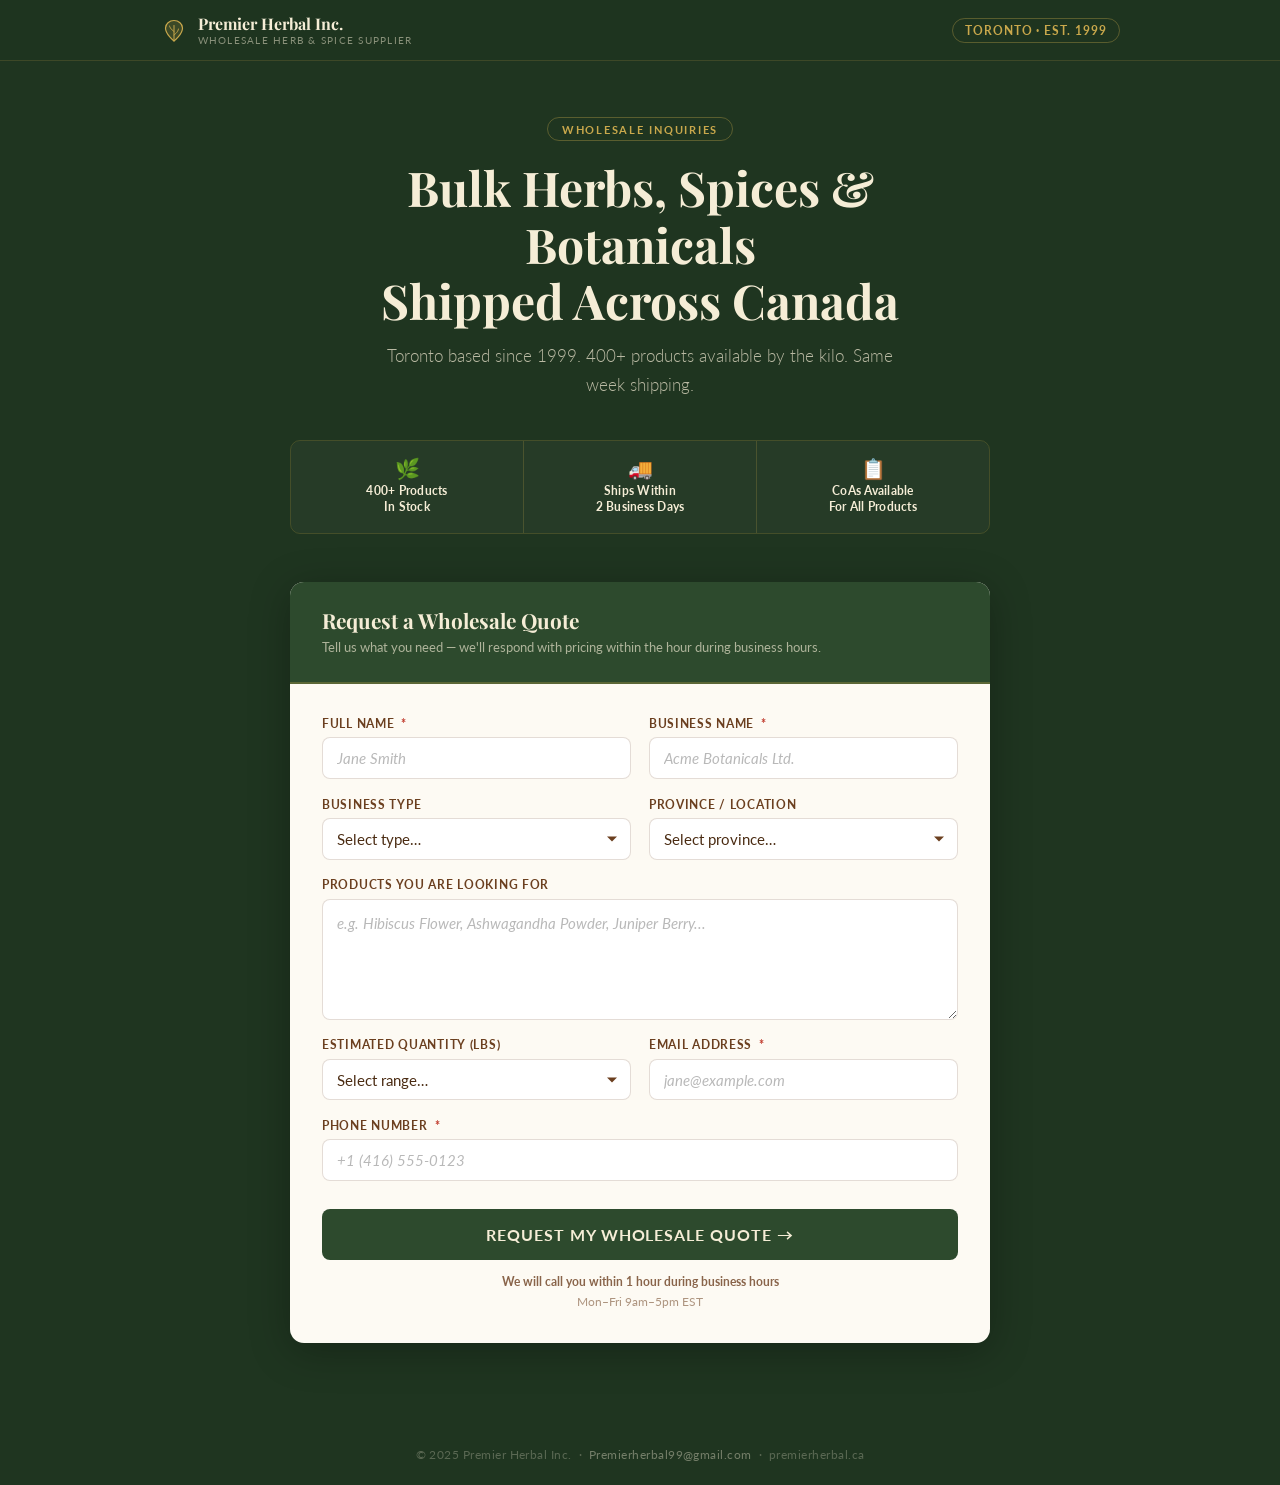
<file: wholesale/index.html>
<!DOCTYPE html>
<html lang="en">
<head>
  <meta charset="UTF-8" />
  <meta name="viewport" content="width=device-width, initial-scale=1.0" />
  <title>Wholesale Herb &amp; Spice Supplier — Premier Herbal Inc.</title>
  <meta name="description" content="Toronto-based bulk herb supplier since 1999. 400+ herbs, spices and botanicals shipped across Canada. Request a wholesale quote today." />

  <link rel="preconnect" href="https://fonts.googleapis.com" />
  <link rel="preconnect" href="https://fonts.gstatic.com" crossorigin />
  <link href="https://fonts.googleapis.com/css2?family=Playfair+Display:ital,wght@0,400;0,600;0,700;1,400&family=Lato:wght@300;400;700&display=swap" rel="stylesheet" />

  <style>
    *, *::before, *::after { box-sizing: border-box; margin: 0; padding: 0; }

    :root {
      --green:      #2D4A2D;
      --green-dark: #1f3520;
      --green-mid:  #3a5e3a;
      --cream:      #F5EDD6;
      --brown:      #6B3F1F;
      --brown-dark: #4a2b12;
      --gold:       #C9A84C;
      --off-white:  #FDFAF3;
      --font-heading: 'Playfair Display', Georgia, serif;
      --font-body:    'Lato', system-ui, sans-serif;
      --radius:     8px;
      --shadow:     0 8px 40px rgba(0,0,0,0.28);
    }

    html { scroll-behavior: smooth; }

    body {
      font-family: var(--font-body);
      background: var(--green-dark);
      color: var(--cream);
      min-height: 100vh;
    }

    /* ── Header ──────────────────────────────── */
    .site-header {
      background: rgba(31, 53, 32, 0.96);
      backdrop-filter: blur(8px);
      border-bottom: 1px solid rgba(201, 168, 76, 0.18);
      padding: 0.9rem 1.5rem;
      position: sticky;
      top: 0;
      z-index: 100;
    }

    .site-header__inner {
      max-width: 960px;
      margin: 0 auto;
      display: flex;
      align-items: center;
      justify-content: space-between;
      gap: 1rem;
    }

    .site-header__brand {
      display: flex;
      align-items: center;
      gap: 0.6rem;
      text-decoration: none;
    }

    .site-header__leaf {
      width: 28px;
      height: 28px;
      flex-shrink: 0;
    }

    .site-header__name {
      font-family: var(--font-heading);
      font-size: 1rem;
      font-weight: 700;
      color: var(--cream);
      line-height: 1.2;
    }

    .site-header__name span {
      display: block;
      font-family: var(--font-body);
      font-size: 0.65rem;
      font-weight: 400;
      letter-spacing: 0.12em;
      text-transform: uppercase;
      color: rgba(245,237,214,0.5);
    }

    .site-header__tag {
      font-size: 0.75rem;
      font-weight: 700;
      letter-spacing: 0.08em;
      text-transform: uppercase;
      color: var(--gold);
      border: 1px solid rgba(201,168,76,0.35);
      border-radius: 50px;
      padding: 0.25rem 0.75rem;
      white-space: nowrap;
    }

    /* ── Hero ────────────────────────────────── */
    .hero {
      padding: 3.5rem 1.5rem 0;
      text-align: center;
    }

    .hero__inner {
      max-width: 700px;
      margin: 0 auto;
    }

    .hero__eyebrow {
      display: inline-block;
      font-size: 0.68rem;
      font-weight: 700;
      letter-spacing: 0.16em;
      text-transform: uppercase;
      color: var(--gold);
      border: 1px solid rgba(201,168,76,0.35);
      border-radius: 50px;
      padding: 0.28rem 0.85rem;
      margin-bottom: 1.1rem;
    }

    .hero__heading {
      font-family: var(--font-heading);
      font-size: clamp(2rem, 5vw, 3rem);
      font-weight: 700;
      line-height: 1.18;
      color: var(--cream);
      margin-bottom: 0.85rem;
    }

    .hero__sub {
      font-size: 1.05rem;
      font-weight: 300;
      line-height: 1.7;
      color: rgba(245,237,214,0.72);
      max-width: 540px;
      margin: 0 auto 2.5rem;
    }

    /* ── Trust badges ────────────────────────── */
    .trust {
      display: flex;
      justify-content: center;
      gap: 0;
      max-width: 700px;
      margin: 0 auto 3rem;
      border: 1px solid rgba(201,168,76,0.22);
      border-radius: 10px;
      overflow: hidden;
    }

    .trust__item {
      flex: 1;
      display: flex;
      flex-direction: column;
      align-items: center;
      gap: 0.3rem;
      padding: 1.1rem 1rem;
      background: rgba(255,255,255,0.03);
      border-right: 1px solid rgba(201,168,76,0.22);
      text-align: center;
    }

    .trust__item:last-child { border-right: none; }

    .trust__icon { font-size: 1.25rem; line-height: 1; }

    .trust__label {
      font-size: 0.78rem;
      font-weight: 700;
      color: var(--cream);
      letter-spacing: 0.02em;
      line-height: 1.3;
    }

    /* ── Form section ────────────────────────── */
    .form-section {
      padding: 0 1.5rem 5rem;
    }

    .form-wrap {
      max-width: 700px;
      margin: 0 auto;
      background: var(--off-white);
      border-radius: 14px;
      box-shadow: var(--shadow);
      overflow: hidden;
    }

    .form-wrap__header {
      background: var(--green);
      padding: 1.5rem 2rem;
      border-bottom: 2px solid rgba(201,168,76,0.3);
    }

    .form-wrap__title {
      font-family: var(--font-heading);
      font-size: 1.3rem;
      font-weight: 700;
      color: var(--cream);
      margin-bottom: 0.25rem;
    }

    .form-wrap__sub {
      font-size: 0.83rem;
      color: rgba(245,237,214,0.65);
      line-height: 1.5;
    }

    .form-body {
      padding: 2rem;
    }

    /* ── Form fields ─────────────────────────── */
    .form-row {
      display: grid;
      grid-template-columns: 1fr 1fr;
      gap: 1.1rem;
    }

    .form-group {
      display: flex;
      flex-direction: column;
      gap: 0.4rem;
      margin-bottom: 1.1rem;
    }

    .form-group:last-of-type { margin-bottom: 0; }

    .form-group--full { grid-column: 1 / -1; }

    label {
      font-size: 0.75rem;
      font-weight: 700;
      letter-spacing: 0.06em;
      text-transform: uppercase;
      color: var(--brown);
    }

    label .req {
      color: #c0392b;
      margin-left: 0.2rem;
    }

    input, select, textarea {
      font-family: var(--font-body);
      font-size: 0.95rem;
      color: var(--brown-dark);
      background: #fff;
      border: 1.5px solid rgba(107,63,31,0.18);
      border-radius: var(--radius);
      padding: 0.68rem 0.9rem;
      width: 100%;
      transition: border-color 0.18s, box-shadow 0.18s;
      -webkit-appearance: none;
      appearance: none;
    }

    input::placeholder, textarea::placeholder {
      color: rgba(0,0,0,0.28);
      font-style: italic;
    }

    input:focus, select:focus, textarea:focus {
      outline: none;
      border-color: var(--green);
      box-shadow: 0 0 0 3px rgba(45,74,45,0.13);
    }

    input.error, select.error, textarea.error {
      border-color: #c0392b;
      box-shadow: 0 0 0 3px rgba(192,57,43,0.1);
    }

    .field-error {
      font-size: 0.73rem;
      color: #c0392b;
      margin-top: 0.15rem;
      display: none;
    }

    .field-error.visible { display: block; }

    textarea {
      resize: vertical;
      min-height: 100px;
      line-height: 1.6;
    }

    .select-wrap {
      position: relative;
    }

    .select-wrap::after {
      content: '';
      position: absolute;
      right: 0.9rem;
      top: 50%;
      transform: translateY(-50%);
      border-left: 5px solid transparent;
      border-right: 5px solid transparent;
      border-top: 5px solid var(--brown);
      pointer-events: none;
    }

    select { cursor: pointer; padding-right: 2.25rem; }

    /* ── Submit ──────────────────────────────── */
    .form-footer {
      margin-top: 1.75rem;
      display: flex;
      flex-direction: column;
      align-items: stretch;
      gap: 0.75rem;
    }

    .submit-btn {
      width: 100%;
      padding: 1rem 1.5rem;
      background: var(--green);
      color: var(--cream);
      font-family: var(--font-body);
      font-size: 1rem;
      font-weight: 700;
      letter-spacing: 0.06em;
      text-transform: uppercase;
      border: none;
      border-radius: var(--radius);
      cursor: pointer;
      transition: background 0.18s, transform 0.15s, box-shadow 0.15s;
      position: relative;
    }

    .submit-btn:hover:not(:disabled) {
      background: var(--green-dark);
      transform: translateY(-1px);
      box-shadow: 0 5px 20px rgba(45,74,45,0.35);
    }

    .submit-btn:active:not(:disabled) { transform: none; }

    .submit-btn:disabled {
      opacity: 0.65;
      cursor: not-allowed;
    }

    .submit-note {
      text-align: center;
      font-size: 0.78rem;
      color: rgba(107,63,31,0.55);
      line-height: 1.55;
    }

    .submit-note strong { color: rgba(107,63,31,0.8); }

    /* ── Thank you state ─────────────────────── */
    .thankyou {
      display: none;
      flex-direction: column;
      align-items: center;
      text-align: center;
      gap: 1rem;
      padding: 3rem 2rem;
    }

    .thankyou__icon {
      width: 60px;
      height: 60px;
      background: rgba(45,74,45,0.1);
      border-radius: 50%;
      display: flex;
      align-items: center;
      justify-content: center;
      font-size: 1.75rem;
    }

    .thankyou__heading {
      font-family: var(--font-heading);
      font-size: 1.5rem;
      font-weight: 700;
      color: var(--green);
    }

    .thankyou__body {
      font-size: 0.95rem;
      color: rgba(107,63,31,0.75);
      line-height: 1.65;
      max-width: 400px;
    }

    /* ── Footer ──────────────────────────────── */
    .site-footer {
      text-align: center;
      padding: 1.5rem 1.25rem;
      font-size: 0.73rem;
      color: rgba(245,237,214,0.28);
      letter-spacing: 0.04em;
    }

    .site-footer a {
      color: rgba(245,237,214,0.4);
      text-decoration: none;
    }

    .site-footer a:hover { color: var(--gold); }

    /* ── Responsive ──────────────────────────── */
    @media (max-width: 580px) {
      .hero { padding: 2.5rem 1.25rem 0; }
      .form-section { padding: 0 1rem 4rem; }
      .form-body { padding: 1.5rem 1.25rem; }
      .form-wrap__header { padding: 1.25rem 1.25rem; }
      .form-row { grid-template-columns: 1fr; }
      .trust { flex-direction: column; border-radius: 10px; }
      .trust__item { border-right: none; border-bottom: 1px solid rgba(201,168,76,0.22); }
      .trust__item:last-child { border-bottom: none; }
      .site-header__tag { display: none; }
    }
  </style>
</head>
<body>

<!-- Header -->
<header class="site-header">
  <div class="site-header__inner">
    <a href="/" class="site-header__brand">
      <svg class="site-header__leaf" viewBox="0 0 28 28" fill="none" xmlns="http://www.w3.org/2000/svg" aria-hidden="true">
        <path d="M14 25C14 25 5.5 18.5 5.5 12C5.5 7.86 9.36 4.5 14 4.5C18.64 4.5 22.5 7.86 22.5 12C22.5 18.5 14 25 14 25Z" fill="rgba(201,168,76,0.18)" stroke="#C9A84C" stroke-width="1.2"/>
        <line x1="14" y1="25" x2="14" y2="9.5" stroke="#C9A84C" stroke-width="1" stroke-linecap="round"/>
        <path d="M14 15.5C14 15.5 10 13 9.5 10" stroke="#C9A84C" stroke-width="0.9" stroke-linecap="round"/>
        <path d="M14 19C14 19 18 16.5 18.5 13" stroke="#C9A84C" stroke-width="0.9" stroke-linecap="round"/>
      </svg>
      <div class="site-header__name">
        Premier Herbal Inc.
        <span>Wholesale Herb &amp; Spice Supplier</span>
      </div>
    </a>
    <div class="site-header__tag">Toronto · Est. 1999</div>
  </div>
</header>

<!-- Hero -->
<section class="hero">
  <div class="hero__inner">
    <div class="hero__eyebrow">Wholesale Inquiries</div>
    <h1 class="hero__heading">Bulk Herbs, Spices &amp; Botanicals<br>Shipped Across Canada</h1>
    <p class="hero__sub">Toronto based since 1999. 400+ products available by the kilo. Same week shipping.</p>
  </div>

  <!-- Trust badges -->
  <div class="trust" role="list">
    <div class="trust__item" role="listitem">
      <div class="trust__icon">🌿</div>
      <div class="trust__label">400+ Products<br>In Stock</div>
    </div>
    <div class="trust__item" role="listitem">
      <div class="trust__icon">🚚</div>
      <div class="trust__label">Ships Within<br>2 Business Days</div>
    </div>
    <div class="trust__item" role="listitem">
      <div class="trust__icon">📋</div>
      <div class="trust__label">CoAs Available<br>For All Products</div>
    </div>
  </div>
</section>

<!-- Form -->
<section class="form-section">
  <div class="form-wrap">

    <div class="form-wrap__header">
      <div class="form-wrap__title">Request a Wholesale Quote</div>
      <div class="form-wrap__sub">Tell us what you need — we'll respond with pricing within the hour during business hours.</div>
    </div>

    <!-- Netlify form -->
    <form
      id="wholesaleForm"
      class="form-body"
      name="wholesale-inquiry"
      method="POST"
      data-netlify="true"
      netlify-honeypot="bot-field"
      novalidate
    >
      <input type="hidden" name="form-name" value="wholesale-inquiry" />
      <p style="display:none"><label>Don't fill: <input name="bot-field" /></label></p>

      <!-- Row 1: Name + Business -->
      <div class="form-row">
        <div class="form-group">
          <label for="full-name">Full Name <span class="req">*</span></label>
          <input type="text" id="full-name" name="full-name" required autocomplete="name" placeholder="Jane Smith" />
          <span class="field-error" id="full-name-err">Please enter your name.</span>
        </div>
        <div class="form-group">
          <label for="business-name">Business Name <span class="req">*</span></label>
          <input type="text" id="business-name" name="business-name" required autocomplete="organization" placeholder="Acme Botanicals Ltd." />
          <span class="field-error" id="business-name-err">Please enter your business name.</span>
        </div>
      </div>

      <!-- Row 2: Business type + Province -->
      <div class="form-row">
        <div class="form-group">
          <label for="business-type">Business Type</label>
          <div class="select-wrap">
            <select id="business-type" name="business-type">
              <option value="" disabled selected>Select type…</option>
              <option>Tea Brand</option>
              <option>Supplement Company</option>
              <option>Naturopath / Health Clinic</option>
              <option>Craft Distillery / Brewery</option>
              <option>Cosmetic / Skincare Maker</option>
              <option>Health Food Store</option>
              <option>Restaurant / Cafe</option>
              <option>Grocery Store</option>
              <option>Other</option>
            </select>
          </div>
        </div>
        <div class="form-group">
          <label for="province">Province / Location</label>
          <div class="select-wrap">
            <select id="province" name="province">
              <option value="" disabled selected>Select province…</option>
              <option>Alberta</option>
              <option>British Columbia</option>
              <option>Manitoba</option>
              <option>New Brunswick</option>
              <option>Newfoundland and Labrador</option>
              <option>Northwest Territories</option>
              <option>Nova Scotia</option>
              <option>Nunavut</option>
              <option>Ontario</option>
              <option>Prince Edward Island</option>
              <option>Quebec</option>
              <option>Saskatchewan</option>
              <option>Yukon</option>
            </select>
          </div>
        </div>
      </div>

      <!-- Products textarea -->
      <div class="form-group">
        <label for="products">Products You Are Looking For</label>
        <textarea
          id="products"
          name="products"
          rows="4"
          placeholder="e.g. Hibiscus Flower, Ashwagandha Powder, Juniper Berry..."
        ></textarea>
      </div>

      <!-- Row 3: Quantity + Email -->
      <div class="form-row">
        <div class="form-group">
          <label for="quantity">Estimated Quantity (lbs)</label>
          <div class="select-wrap">
            <select id="quantity" name="quantity">
              <option value="" disabled selected>Select range…</option>
              <option>Under 1lb</option>
              <option>1–10lbs</option>
              <option>10–50lbs</option>
              <option>50–200lbs</option>
              <option>200lbs+</option>
            </select>
          </div>
        </div>
        <div class="form-group">
          <label for="email">Email Address <span class="req">*</span></label>
          <input type="email" id="email" name="email" required autocomplete="email" placeholder="jane@example.com" />
          <span class="field-error" id="email-err">Please enter a valid email.</span>
        </div>
      </div>

      <!-- Phone -->
      <div class="form-group">
        <label for="phone">Phone Number <span class="req">*</span></label>
        <input type="tel" id="phone" name="phone" required autocomplete="tel" placeholder="+1 (416) 555-0123" />
        <span class="field-error" id="phone-err">Please enter your phone number.</span>
      </div>

      <!-- Submit -->
      <div class="form-footer">
        <button type="submit" class="submit-btn" id="submitBtn">
          Request My Wholesale Quote →
        </button>
        <p class="submit-note">
          <strong>We will call you within 1 hour during business hours</strong><br>
          Mon–Fri 9am–5pm EST
        </p>
      </div>
    </form>

    <!-- Thank you (hidden until submission) -->
    <div class="thankyou" id="thankyou">
      <div class="thankyou__icon">✅</div>
      <div class="thankyou__heading">Request Received!</div>
      <p class="thankyou__body">
        Thank you — we'll call you within the hour.<br>
        Check your email for confirmation.
      </p>
    </div>

  </div>
</section>

<footer class="site-footer">
  &copy; 2025 Premier Herbal Inc. &nbsp;·&nbsp;
  <a href="mailto:Premierherbal99@gmail.com">Premierherbal99@gmail.com</a>
  &nbsp;·&nbsp; premierherbal.ca
</footer>

<script>
  const form     = document.getElementById('wholesaleForm');
  const thankyou = document.getElementById('thankyou');
  const submitBtn = document.getElementById('submitBtn');

  function validate() {
    let ok = true;

    const fields = [
      { id: 'full-name',      errId: 'full-name-err',      check: v => v.trim().length > 0,                       msg: 'Please enter your name.'          },
      { id: 'business-name',  errId: 'business-name-err',  check: v => v.trim().length > 0,                       msg: 'Please enter your business name.' },
      { id: 'email',          errId: 'email-err',           check: v => /^[^\s@]+@[^\s@]+\.[^\s@]+$/.test(v),     msg: 'Please enter a valid email.'      },
      { id: 'phone',          errId: 'phone-err',           check: v => v.trim().length >= 7,                      msg: 'Please enter your phone number.'  },
    ];

    fields.forEach(({ id, errId, check, msg }) => {
      const el  = document.getElementById(id);
      const err = document.getElementById(errId);
      if (!check(el.value)) {
        el.classList.add('error');
        err.textContent = msg;
        err.classList.add('visible');
        ok = false;
      } else {
        el.classList.remove('error');
        err.classList.remove('visible');
      }
    });

    return ok;
  }

  // Clear errors on input
  ['full-name','business-name','email','phone'].forEach(id => {
    document.getElementById(id).addEventListener('input', () => {
      const el  = document.getElementById(id);
      const err = document.getElementById(id + '-err');
      el.classList.remove('error');
      if (err) err.classList.remove('visible');
    });
  });

  form.addEventListener('submit', async e => {
    e.preventDefault();
    if (!validate()) return;

    submitBtn.disabled = true;
    submitBtn.textContent = 'Sending…';

    try {
      const data = new FormData(form);
      await fetch('/', {
        method: 'POST',
        headers: { 'Content-Type': 'application/x-www-form-urlencoded' },
        body: new URLSearchParams(data).toString(),
      });
    } catch (_) {
      // fail silently — still show thank-you (Netlify may have received it)
    }

    form.style.display = 'none';
    thankyou.style.display = 'flex';
    window.scrollTo({ top: 0, behavior: 'smooth' });
  });
</script>

</body>
</html>
</file>
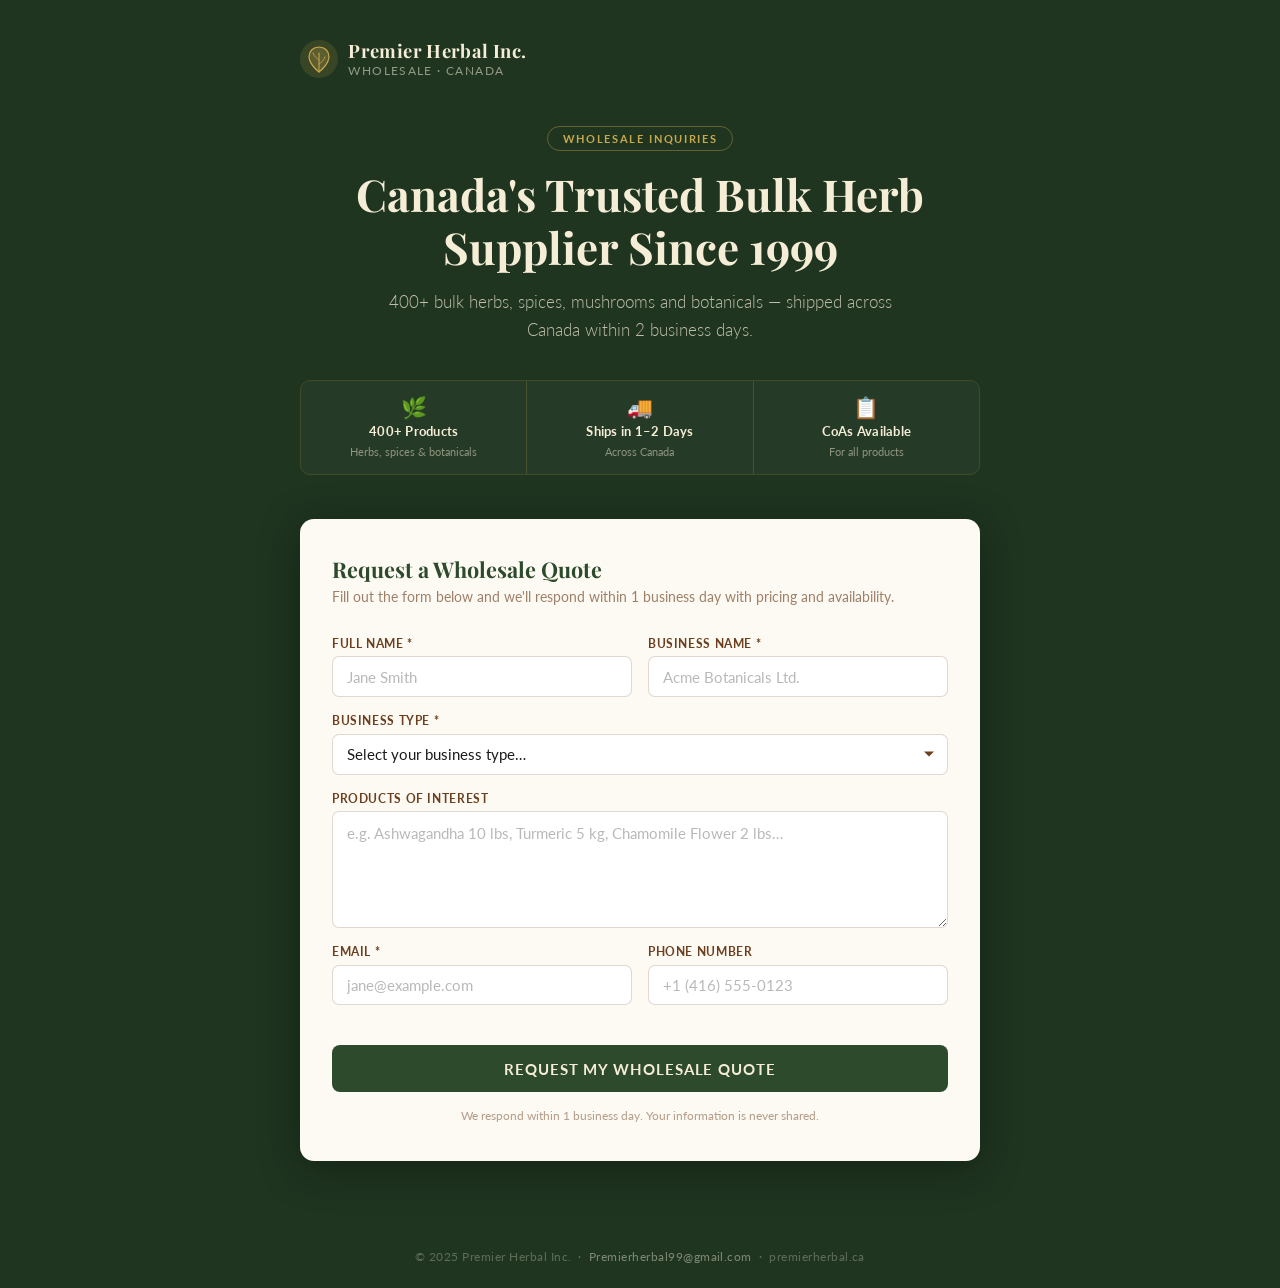
<file: landing.html>
<!DOCTYPE html>
<html lang="en">
<head>
  <meta charset="UTF-8" />
  <meta name="viewport" content="width=device-width, initial-scale=1.0" />
  <title>Wholesale Inquiry — Premier Herbal Inc.</title>
  <meta name="description" content="Canada's trusted bulk herb supplier since 1999. Request a wholesale quote for 400+ herbs, spices, mushrooms and botanicals shipped across Canada." />

  <link rel="preconnect" href="https://fonts.googleapis.com" />
  <link rel="preconnect" href="https://fonts.gstatic.com" crossorigin />
  <link href="https://fonts.googleapis.com/css2?family=Playfair+Display:ital,wght@0,400;0,600;0,700;1,400&family=Lato:wght@300;400;700&display=swap" rel="stylesheet" />

  <style>
    *, *::before, *::after { box-sizing: border-box; margin: 0; padding: 0; }

    :root {
      --green:      #2D4A2D;
      --green-dark: #1f3520;
      --green-mid:  #3a5e3a;
      --cream:      #F5EDD6;
      --brown:      #6B3F1F;
      --gold:       #C9A84C;
      --gold-light: #e0c06a;
      --off-white:  #FDFAF3;
      --font-heading: 'Playfair Display', Georgia, serif;
      --font-body:    'Lato', system-ui, sans-serif;
    }

    html { scroll-behavior: smooth; }

    body {
      font-family: var(--font-body);
      background: var(--green-dark);
      color: var(--cream);
      min-height: 100vh;
      display: flex;
      flex-direction: column;
    }

    /* ── Layout ── */
    .page {
      flex: 1;
      display: flex;
      flex-direction: column;
      align-items: center;
      padding: 2.5rem 1.25rem 4rem;
    }

    .inner {
      width: 100%;
      max-width: 680px;
    }

    /* ── Logo / wordmark ── */
    .brand {
      display: flex;
      align-items: center;
      gap: 0.65rem;
      margin-bottom: 3rem;
    }

    .brand__leaf {
      width: 38px;
      height: 38px;
      flex-shrink: 0;
    }

    .brand__name {
      font-family: var(--font-heading);
      font-size: 1.15rem;
      font-weight: 700;
      color: var(--cream);
      letter-spacing: 0.02em;
      line-height: 1.2;
    }

    .brand__name span {
      display: block;
      font-size: 0.72rem;
      font-family: var(--font-body);
      font-weight: 400;
      letter-spacing: 0.12em;
      text-transform: uppercase;
      color: rgba(245, 237, 214, 0.55);
      margin-top: 0.1rem;
    }

    /* ── Headline block ── */
    .headline-block {
      text-align: center;
      margin-bottom: 2.25rem;
    }

    .eyebrow {
      display: inline-block;
      font-size: 0.7rem;
      font-weight: 700;
      letter-spacing: 0.15em;
      text-transform: uppercase;
      color: var(--gold);
      border: 1px solid rgba(201, 168, 76, 0.4);
      border-radius: 50px;
      padding: 0.3rem 0.9rem;
      margin-bottom: 1.1rem;
    }

    .headline {
      font-family: var(--font-heading);
      font-size: clamp(1.9rem, 5vw, 2.75rem);
      font-weight: 700;
      line-height: 1.2;
      color: var(--cream);
      margin-bottom: 0.9rem;
    }

    .subheadline {
      font-size: 1.05rem;
      font-weight: 300;
      line-height: 1.65;
      color: rgba(245, 237, 214, 0.75);
      max-width: 520px;
      margin: 0 auto;
    }

    /* ── Trust bullets ── */
    .trust-row {
      display: flex;
      justify-content: center;
      gap: 0;
      flex-wrap: wrap;
      margin-bottom: 2.75rem;
      border: 1px solid rgba(201, 168, 76, 0.2);
      border-radius: 10px;
      overflow: hidden;
    }

    .trust-item {
      flex: 1;
      min-width: 160px;
      display: flex;
      flex-direction: column;
      align-items: center;
      gap: 0.35rem;
      padding: 1rem 1.25rem;
      border-right: 1px solid rgba(201, 168, 76, 0.2);
      background: rgba(255,255,255,0.03);
      text-align: center;
    }

    .trust-item:last-child { border-right: none; }

    .trust-item__icon {
      font-size: 1.3rem;
      line-height: 1;
    }

    .trust-item__text {
      font-size: 0.8rem;
      font-weight: 700;
      color: var(--cream);
      letter-spacing: 0.02em;
    }

    .trust-item__sub {
      font-size: 0.7rem;
      color: rgba(245, 237, 214, 0.5);
      font-weight: 400;
    }

    /* ── Form card ── */
    .form-card {
      background: var(--off-white);
      border-radius: 14px;
      padding: 2.25rem 2rem;
      box-shadow: 0 8px 40px rgba(0,0,0,0.35);
    }

    .form-card__title {
      font-family: var(--font-heading);
      font-size: 1.35rem;
      font-weight: 700;
      color: var(--green);
      margin-bottom: 0.3rem;
    }

    .form-card__sub {
      font-size: 0.85rem;
      color: rgba(107, 63, 31, 0.65);
      margin-bottom: 1.75rem;
      line-height: 1.5;
    }

    .form-row {
      display: grid;
      grid-template-columns: 1fr 1fr;
      gap: 1rem;
    }

    .form-group {
      display: flex;
      flex-direction: column;
      gap: 0.35rem;
      margin-bottom: 1rem;
    }

    .form-group:last-of-type { margin-bottom: 0; }

    label {
      font-size: 0.78rem;
      font-weight: 700;
      letter-spacing: 0.05em;
      text-transform: uppercase;
      color: var(--brown);
    }

    input, select, textarea {
      font-family: var(--font-body);
      font-size: 0.95rem;
      color: #1a1a1a;
      background: #fff;
      border: 1.5px solid rgba(107, 63, 31, 0.2);
      border-radius: 7px;
      padding: 0.65rem 0.85rem;
      width: 100%;
      transition: border-color 0.18s, box-shadow 0.18s;
      appearance: none;
      -webkit-appearance: none;
    }

    input::placeholder, textarea::placeholder {
      color: rgba(0,0,0,0.28);
    }

    input:focus, select:focus, textarea:focus {
      outline: none;
      border-color: var(--green);
      box-shadow: 0 0 0 3px rgba(45, 74, 45, 0.12);
    }

    textarea { resize: vertical; min-height: 90px; line-height: 1.55; }

    .select-wrap {
      position: relative;
    }

    .select-wrap::after {
      content: '';
      position: absolute;
      right: 0.85rem;
      top: 50%;
      transform: translateY(-50%);
      width: 0;
      height: 0;
      border-left: 5px solid transparent;
      border-right: 5px solid transparent;
      border-top: 5px solid var(--brown);
      pointer-events: none;
    }

    select { cursor: pointer; padding-right: 2.25rem; }

    .submit-btn {
      margin-top: 1.5rem;
      width: 100%;
      padding: 0.9rem 1.5rem;
      background: var(--green);
      color: var(--cream);
      font-family: var(--font-body);
      font-size: 0.95rem;
      font-weight: 700;
      letter-spacing: 0.06em;
      text-transform: uppercase;
      border: none;
      border-radius: 8px;
      cursor: pointer;
      transition: background 0.18s, transform 0.15s, box-shadow 0.15s;
    }

    .submit-btn:hover {
      background: var(--green-dark);
      transform: translateY(-1px);
      box-shadow: 0 4px 16px rgba(45, 74, 45, 0.35);
    }

    .submit-btn:active { transform: translateY(0); }

    .form-note {
      margin-top: 0.9rem;
      text-align: center;
      font-size: 0.76rem;
      color: rgba(107, 63, 31, 0.5);
      line-height: 1.5;
    }

    /* ── Footer ── */
    footer {
      text-align: center;
      padding: 1.5rem 1.25rem;
      font-size: 0.75rem;
      color: rgba(245, 237, 214, 0.3);
      letter-spacing: 0.04em;
    }

    footer a {
      color: rgba(245, 237, 214, 0.45);
      text-decoration: none;
    }

    footer a:hover { color: var(--gold); }

    /* ── Responsive ── */
    @media (max-width: 560px) {
      .page { padding: 2rem 1rem 3rem; }
      .form-card { padding: 1.75rem 1.25rem; }
      .form-row { grid-template-columns: 1fr; }
      .trust-item { min-width: 100%; border-right: none; border-bottom: 1px solid rgba(201,168,76,0.2); }
      .trust-item:last-child { border-bottom: none; }
    }
  </style>
</head>
<body>

<div class="page">
  <div class="inner">

    <!-- Wordmark -->
    <div class="brand">
      <svg class="brand__leaf" viewBox="0 0 38 38" fill="none" xmlns="http://www.w3.org/2000/svg" aria-hidden="true">
        <ellipse cx="19" cy="19" rx="19" ry="19" fill="rgba(201,168,76,0.15)"/>
        <path d="M19 32C19 32 9 24.5 9 16.5C9 11.25 13.25 7 19 7C24.75 7 29 11.25 29 16.5C29 24.5 19 32 19 32Z" fill="rgba(201,168,76,0.25)" stroke="#C9A84C" stroke-width="1.2"/>
        <line x1="19" y1="32" x2="19" y2="13" stroke="#C9A84C" stroke-width="1" stroke-linecap="round"/>
        <path d="M19 20C19 20 14 17 13 13" stroke="#C9A84C" stroke-width="0.9" stroke-linecap="round"/>
        <path d="M19 24C19 24 24 21 25 17" stroke="#C9A84C" stroke-width="0.9" stroke-linecap="round"/>
      </svg>
      <div class="brand__name">
        Premier Herbal Inc.
        <span>Wholesale · Canada</span>
      </div>
    </div>

    <!-- Headline -->
    <div class="headline-block">
      <div class="eyebrow">Wholesale Inquiries</div>
      <h1 class="headline">Canada's Trusted Bulk Herb<br>Supplier Since 1999</h1>
      <p class="subheadline">400+ bulk herbs, spices, mushrooms and botanicals — shipped across Canada within 2 business days.</p>
    </div>

    <!-- Trust row -->
    <div class="trust-row" role="list">
      <div class="trust-item" role="listitem">
        <div class="trust-item__icon">🌿</div>
        <div class="trust-item__text">400+ Products</div>
        <div class="trust-item__sub">Herbs, spices & botanicals</div>
      </div>
      <div class="trust-item" role="listitem">
        <div class="trust-item__icon">🚚</div>
        <div class="trust-item__text">Ships in 1–2 Days</div>
        <div class="trust-item__sub">Across Canada</div>
      </div>
      <div class="trust-item" role="listitem">
        <div class="trust-item__icon">📋</div>
        <div class="trust-item__text">CoAs Available</div>
        <div class="trust-item__sub">For all products</div>
      </div>
    </div>

    <!-- Form card -->
    <div class="form-card">
      <h2 class="form-card__title">Request a Wholesale Quote</h2>
      <p class="form-card__sub">Fill out the form below and we'll respond within 1 business day with pricing and availability.</p>

      <form
        name="wholesale-inquiry"
        method="POST"
        data-netlify="true"
        netlify-honeypot="bot-field"
      >
        <input type="hidden" name="form-name" value="wholesale-inquiry" />
        <p style="display:none"><label>Don't fill this out: <input name="bot-field" /></label></p>

        <div class="form-row">
          <div class="form-group">
            <label for="full-name">Full Name *</label>
            <input
              type="text"
              id="full-name"
              name="full-name"
              required
              placeholder="Jane Smith"
              autocomplete="name"
            />
          </div>
          <div class="form-group">
            <label for="business-name">Business Name *</label>
            <input
              type="text"
              id="business-name"
              name="business-name"
              required
              placeholder="Acme Botanicals Ltd."
              autocomplete="organization"
            />
          </div>
        </div>

        <div class="form-group">
          <label for="business-type">Business Type *</label>
          <div class="select-wrap">
            <select id="business-type" name="business-type" required>
              <option value="" disabled selected>Select your business type…</option>
              <option value="Tea Brand">Tea Brand</option>
              <option value="Supplement Company">Supplement Company</option>
              <option value="Naturopath">Naturopath</option>
              <option value="Distillery">Distillery</option>
              <option value="Cosmetic Maker">Cosmetic Maker</option>
              <option value="Health Food Store">Health Food Store</option>
              <option value="Other">Other</option>
            </select>
          </div>
        </div>

        <div class="form-group">
          <label for="products">Products of Interest</label>
          <textarea
            id="products"
            name="products"
            placeholder="e.g. Ashwagandha 10 lbs, Turmeric 5 kg, Chamomile Flower 2 lbs…"
            rows="4"
          ></textarea>
        </div>

        <div class="form-row">
          <div class="form-group">
            <label for="email">Email *</label>
            <input
              type="email"
              id="email"
              name="email"
              required
              placeholder="jane@example.com"
              autocomplete="email"
            />
          </div>
          <div class="form-group">
            <label for="phone">Phone Number</label>
            <input
              type="tel"
              id="phone"
              name="phone"
              placeholder="+1 (416) 555-0123"
              autocomplete="tel"
            />
          </div>
        </div>

        <button type="submit" class="submit-btn">Request My Wholesale Quote</button>

        <p class="form-note">
          We respond within 1 business day. Your information is never shared.
        </p>
      </form>
    </div>

  </div>
</div>

<footer>
  &copy; 2025 Premier Herbal Inc. &nbsp;·&nbsp;
  <a href="mailto:Premierherbal99@gmail.com">Premierherbal99@gmail.com</a>
  &nbsp;·&nbsp; premierherbal.ca
</footer>

</body>
</html>
</file>
